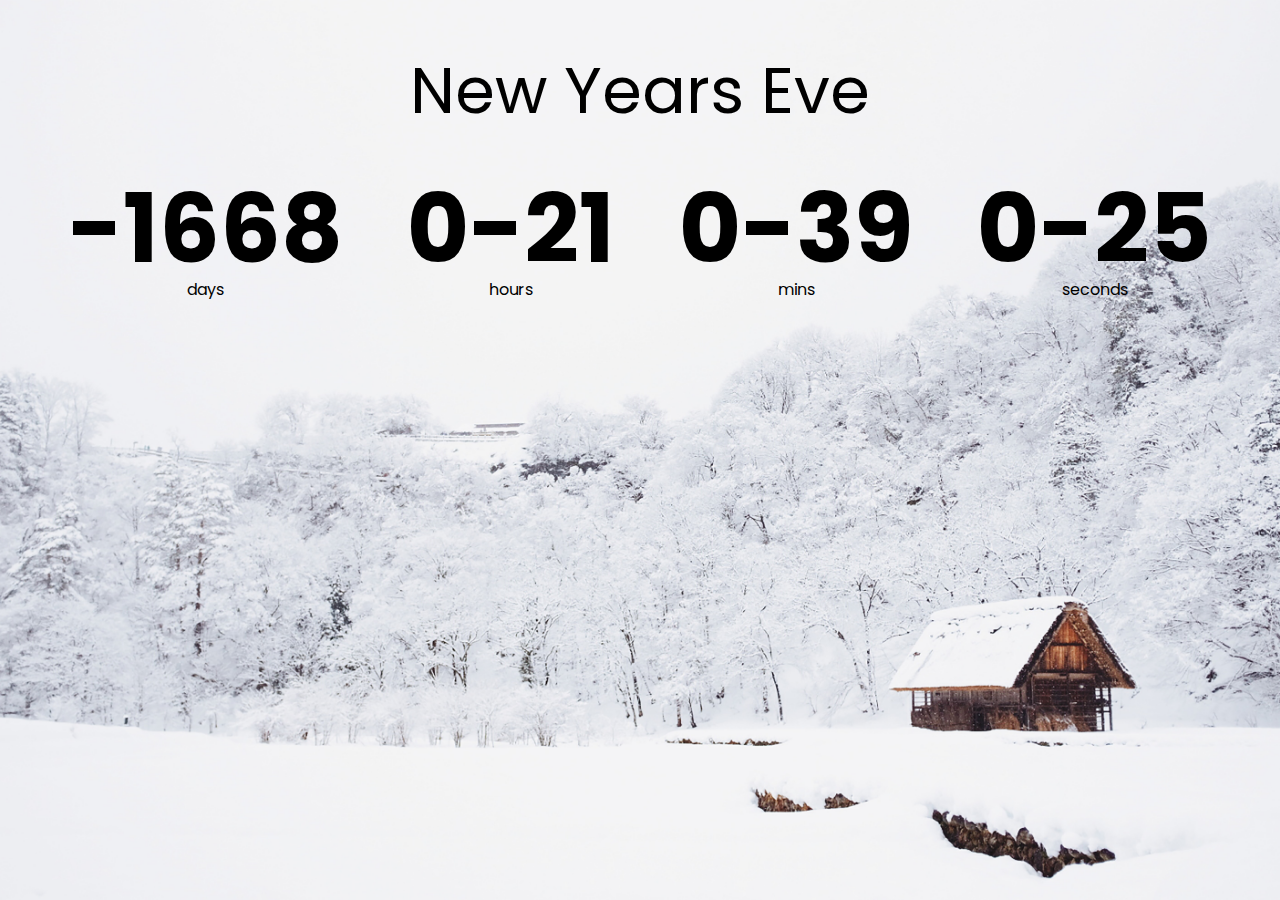
<file: countdownTimer/index.html>
<!DOCTYPE html>
<html lang="en">
  <head>
    <meta charset="UTF-8" />
    <meta http-equiv="X-UA-Compatible" content="IE=edge" />
    <meta name="viewport" content="width=device-width, initial-scale=1.0" />
    <link rel="stylesheet" href="./style.css" />
    <script src="./app.js" defer></script>
    <title>Coundown Timer</title>
  </head>
  <body>
    <h1>New Years Eve</h1>

    <div class="countdown-container">
      <div class="countdown-el days-c">
        <p class="big-text" id="days">0</p>

        <span>days</span>
      </div>

      <div class="countdown-el hours-c">
        <p class="big-text" id="hours">0</p>

        <span>hours</span>
      </div>

      <div class="countdown-el mins-c">
        <p class="big-text" id="mins">0</p>

        <span>mins</span>
      </div>

      <div class="countdown-el seconds-c">
        <p class="big-text" id="seconds">0</p>

        <span>seconds</span>
      </div>
    </div>
  </body>
</html>
</file>
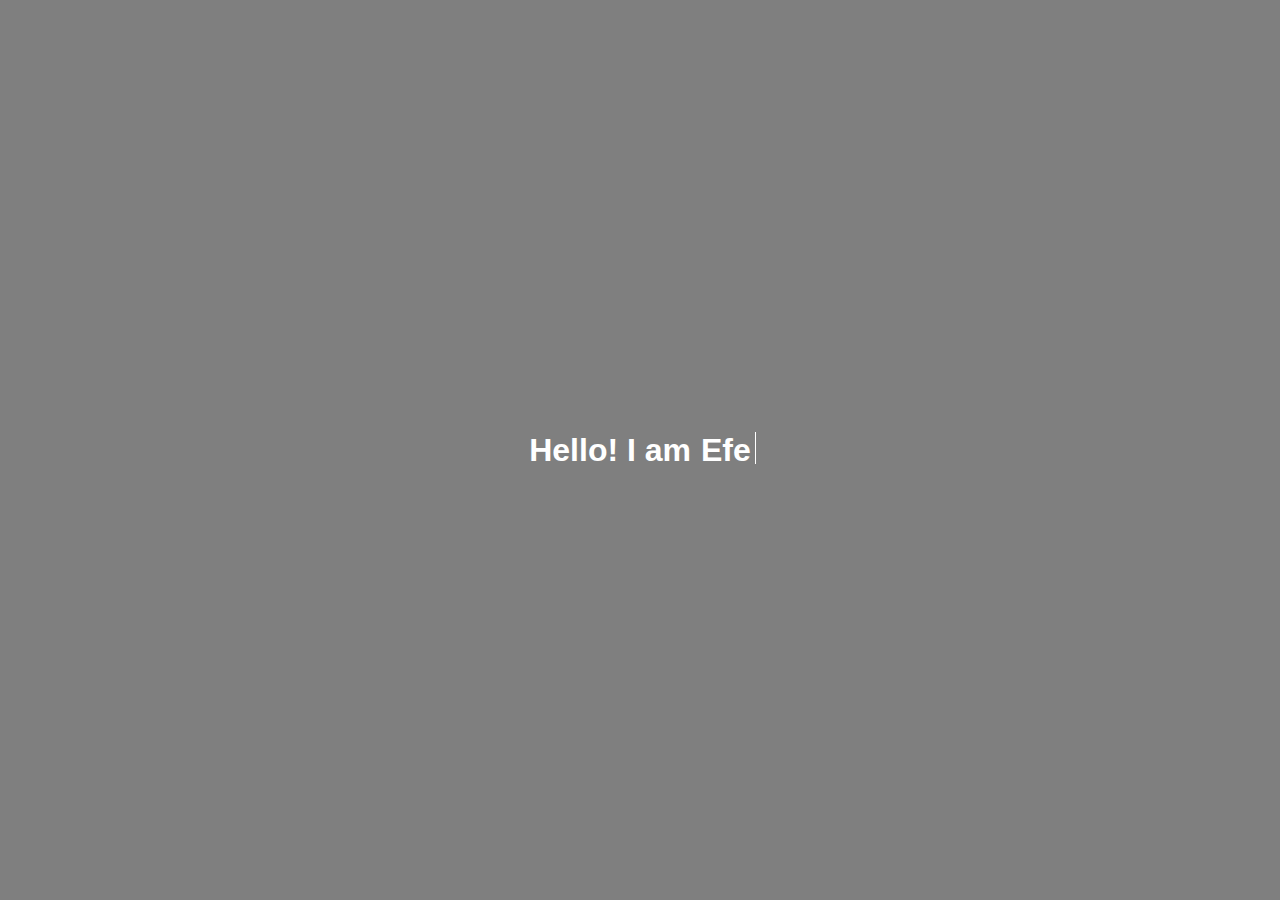
<file: typeWriteEffect/index.html>
<!DOCTYPE html>
<html lang="en">
  <head>
    <meta charset="UTF-8" />
    <meta http-equiv="X-UA-Compatible" content="IE=edge" />
    <meta name="viewport" content="width=device-width, initial-scale=1.0" />
    <link rel="stylesheet" href="./style.css" />
    <script src="./app.js" defer></script>
    <title>TypeWriteEffect</title>
  </head>
  <body>
    <div class="intro">
      <span class="text">
        <h1>Hello! I am</h1>
        <h1 class="typing">efe</h1>
      </span>
    </div>
  </body>
</html>
</file>
<file: countdownTimer/style.css>
@import url("https://fonts.googleapis.com/css2?family=Poppins:wght@200;400;600&display=swap");

* {
  box-sizing: border-box;
  padding: 0;
}
body {
  font-family: "Poppins", sans-serif;
  margin: 0;
  background-image: url("./images/fabian-mardi-kVKz9qnJC-k-unsplash.jpg");
  min-height: 100vh;
  background-size: cover;
  background-position: center center;
  display: flex;
  flex-direction: column;
  align-items: center;
}

h1 {
  font-size: 4rem;
  font-weight: normal;
}

.big-text {
  font-size: 6rem;
  line-height: 1;
  margin: 0 2rem;
  font-weight: bold;
}

.countdown-container {
  display: flex;
}

.countdown-el {
  text-align: center;
}
</file>
<file: typeWriteEffect/style.css>
body {
  font-family: sans-serif;
  margin: 0;
  padding: 0;
  box-sizing: border-box;
}
.intro {
  display: flex;
  justify-content: center;
  align-items: center;
  color: white;
  min-height: 100vh;
  background: linear-gradient(rgba(0, 0, 0, 0.5), rgba(0, 0, 0, 0.5)),
    url("https://images.unsplash.com/photo-1637248921272-55cb27d12a31?ixlib=rb-1.2.1&ixid=MnwxMjA3fDB8MHxwaG90by1wYWdlfHx8fGVufDB8fHx8&auto=format&fit=crop&w=1471&q=80");
  background-repeat: no-repeat;
  background-position: center center;
  background-size: cover;
}
.text {
  text-align: center !important;
  display: flex;
  justify-content: center;
  align-items: center;
  font-size: 1rem;
  padding: 8rem 5rem;
  flex-wrap: wrap;
}
h1 {
  margin-top: 0;
  margin-bottom: 0;
}
.typing {
  margin-left: 10px;
  position: relative;
}

.typing::after {
  content: "";
  position: absolute;
  right: -5px;
  border-right: 1px solid #fff;
  width: 1px;
  height: 2rem;
  margin-top: 0rem;
  animation: blink 1s ease infinite;
}

@keyframes blink {
  0% {
    opacity: 0;
  }
  100% {
    opacity: 1;
  }
}
</file>
